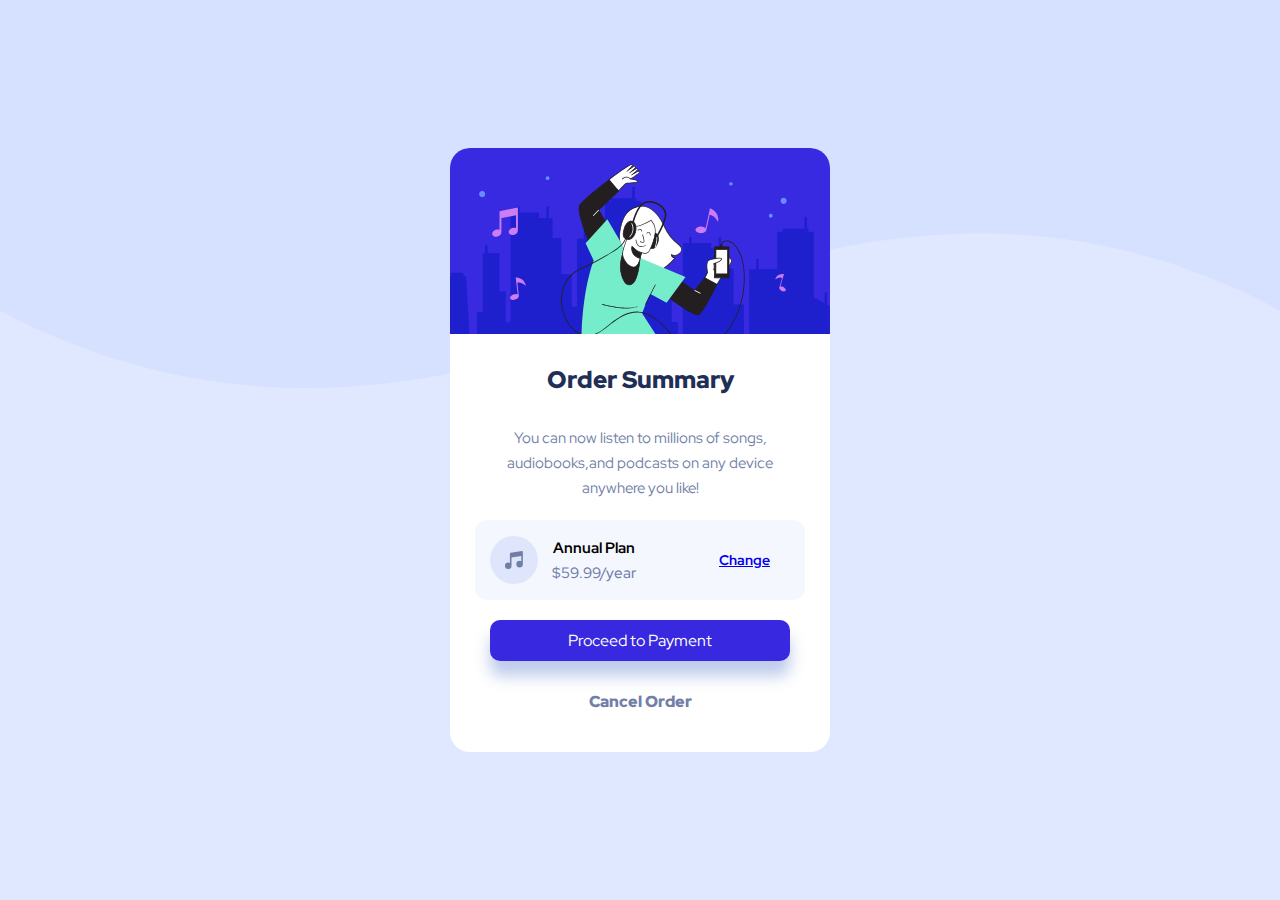
<file: index.html>
<!DOCTYPE html>
<html lang="en">
  <head>
    <meta charset="UTF-8" />
    <meta name="viewport" content="width=device-width, initial-scale=1.0" />
    <link rel="icon" type="image/png" sizes="32x32" href="./images/favicon-32x32.png"/>
    <link rel="stylesheet" href="order.css" />
    <title>Order summary component</title>
     </head>
  <body>
    <div class="container">
      <div class="img">
        <img src="./images/illustration-hero.svg" alt="hero" />
      </div>
      <div class="content">
        <h3>Order Summary</h3>
        <p>
          You can now listen to millions of songs, audiobooks,and podcasts on any device anywhere you like!
        </p>
        <div class="price">
          <div class="plan">
            <img src="./images/icon-music.svg" alt="music icon"/>
            <p>
              Annual Plan <br/>
              <span>$59.99/year</span>
            </p>
            </div>
          <a href="#">Change</a>
        </div>
        <button type="submit" class="payment-btn">Proceed to Payment</button>
        <div class="cancel-btn">Cancel Order</div>
      </div>
    </div>
    </div>
  </body>
</html>
</file>
<file: order.css>
@import url("https://fonts.googleapis.com/css2?family=Fraunces:opsz,wght@9..144,700&family=Hanken+Grotesk:wght@700&family=Montserrat:wght@400;700&family=Outfit:wght@400;700&family=Overpass:wght@700&family=Red+Hat+Display:wght@500;700;900&display=swap");

* {
  font-family: "Red Hat Display";
  margin: 0;
  padding: 0;
  
}
body {
  width: 100%;
  height: 100vh;
  padding: 30px,30px;
  background: url(./images/pattern-background-desktop.svg) no-repeat;
  background-size: contain;
  display: flex;
  flex-direction: column;
  justify-content: center;
  align-items: center;
  background-color: hsl(225, 100%, 94%);
}

.container {
  width: 380px;
  margin: 50px, auto;
  padding: 50px, 50px;
  background: #fff;
  display: flex;
  flex-direction: column;
  border-radius: 20px;
}

.container .img img {
  width: 100%;
  border-radius: 20px 20px 0px 0px;
}

.container .content {
  display: flex;
  flex-direction: column;
  justify-content: center;
  align-items: center;
  gap: 20px;
  padding: 25px 40px;
  }
 
.container .content h3 {
  text-align: center;
  font-size: 1.5rem;
  font-weight: 900;
  color: hsl(223, 47%, 23%);
  margin-bottom: 10px;
}
 
.content .price {
  display: flex;
  justify-content: space-between;
  align-items: center;
  width: 100%;
  background: hsl(225, 100%, 98%);
  border-radius: 12px;
  padding: 15px;
}

.content .price a {
  font-size: 14px;
  text-decoration: underline;
  margin: 0 20px 0 0px;
  }
 .container .price a:hover {
    text-decoration: none;
    color: hsla(245, 75%, 52%, 70%);
  }
.content .price .plan {
  display: flex;
  align-items: center;
  gap: 14px;
  line-height: 26px;
  font-weight: 700;
  color: hsl(224, 23%, 55%);
}

.content .price .plan p {
  font-weight: 700;
  color: black;
 
}

.content .price .plan p span {
  color: hsl(224, 23%, 55%);
  font-weight: 500;
}

.content .price {
  color: hsl(224, 23%, 55%);
  font-weight: 700;
}

.content .payment-btn {
  background-color: hsl(245, 75%, 52%);
    color: white;
    border-style: none;
    border-radius: 10px;
    padding: 10px;
    width: 100%;
    font-family: 'Red Hat Display', sans-serif;
    font-size: 16px;
    cursor: pointer;
    margin: 10px, auto;
    box-shadow: 0 15px 15px hsla(223, 61%, 46%, 0.308);
}
.payment-btn:hover{
  background-color: hsl(245, 81%, 65%);
}
.content .cancel-btn {
    display: block;
    text-align: center;
    text-decoration: none;
    margin: auto;
    padding: 10px 0px 15px 0px;
    font-weight: 900;
    color: hsl(224, 23%, 55%);
}
.cancel-btn:hover{
  color: hsl(223, 47%, 23%);
  cursor: pointer;
   
}
.container{
  max-width: 87%;
}
.container p{
  text-align: center;
  font-size: 14.7px;
  line-height: 25px;
  color: hsl(224, 23%, 55%);
 }

 
@media  (max-width: 1440px)
{
  *{
    max-width: 100vw;
    max-height: 100vh;
  }
   }
</file>
